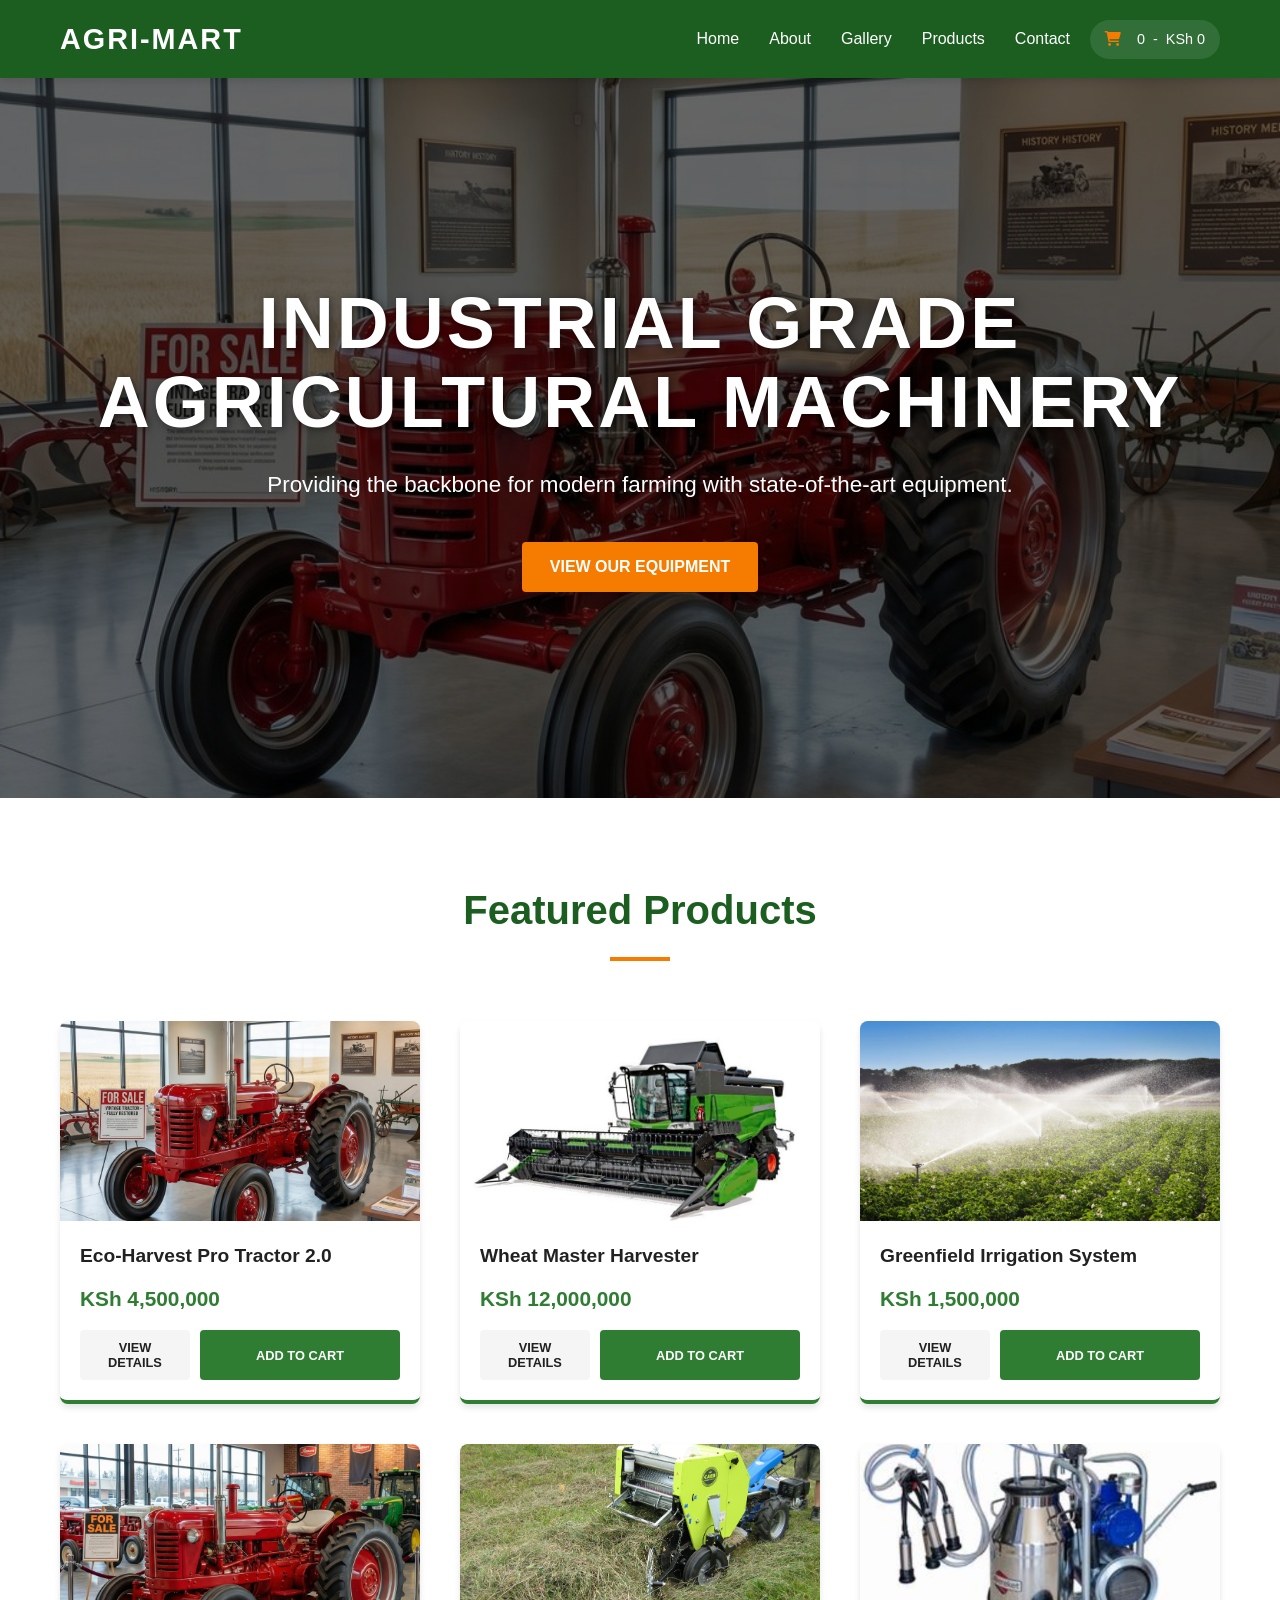
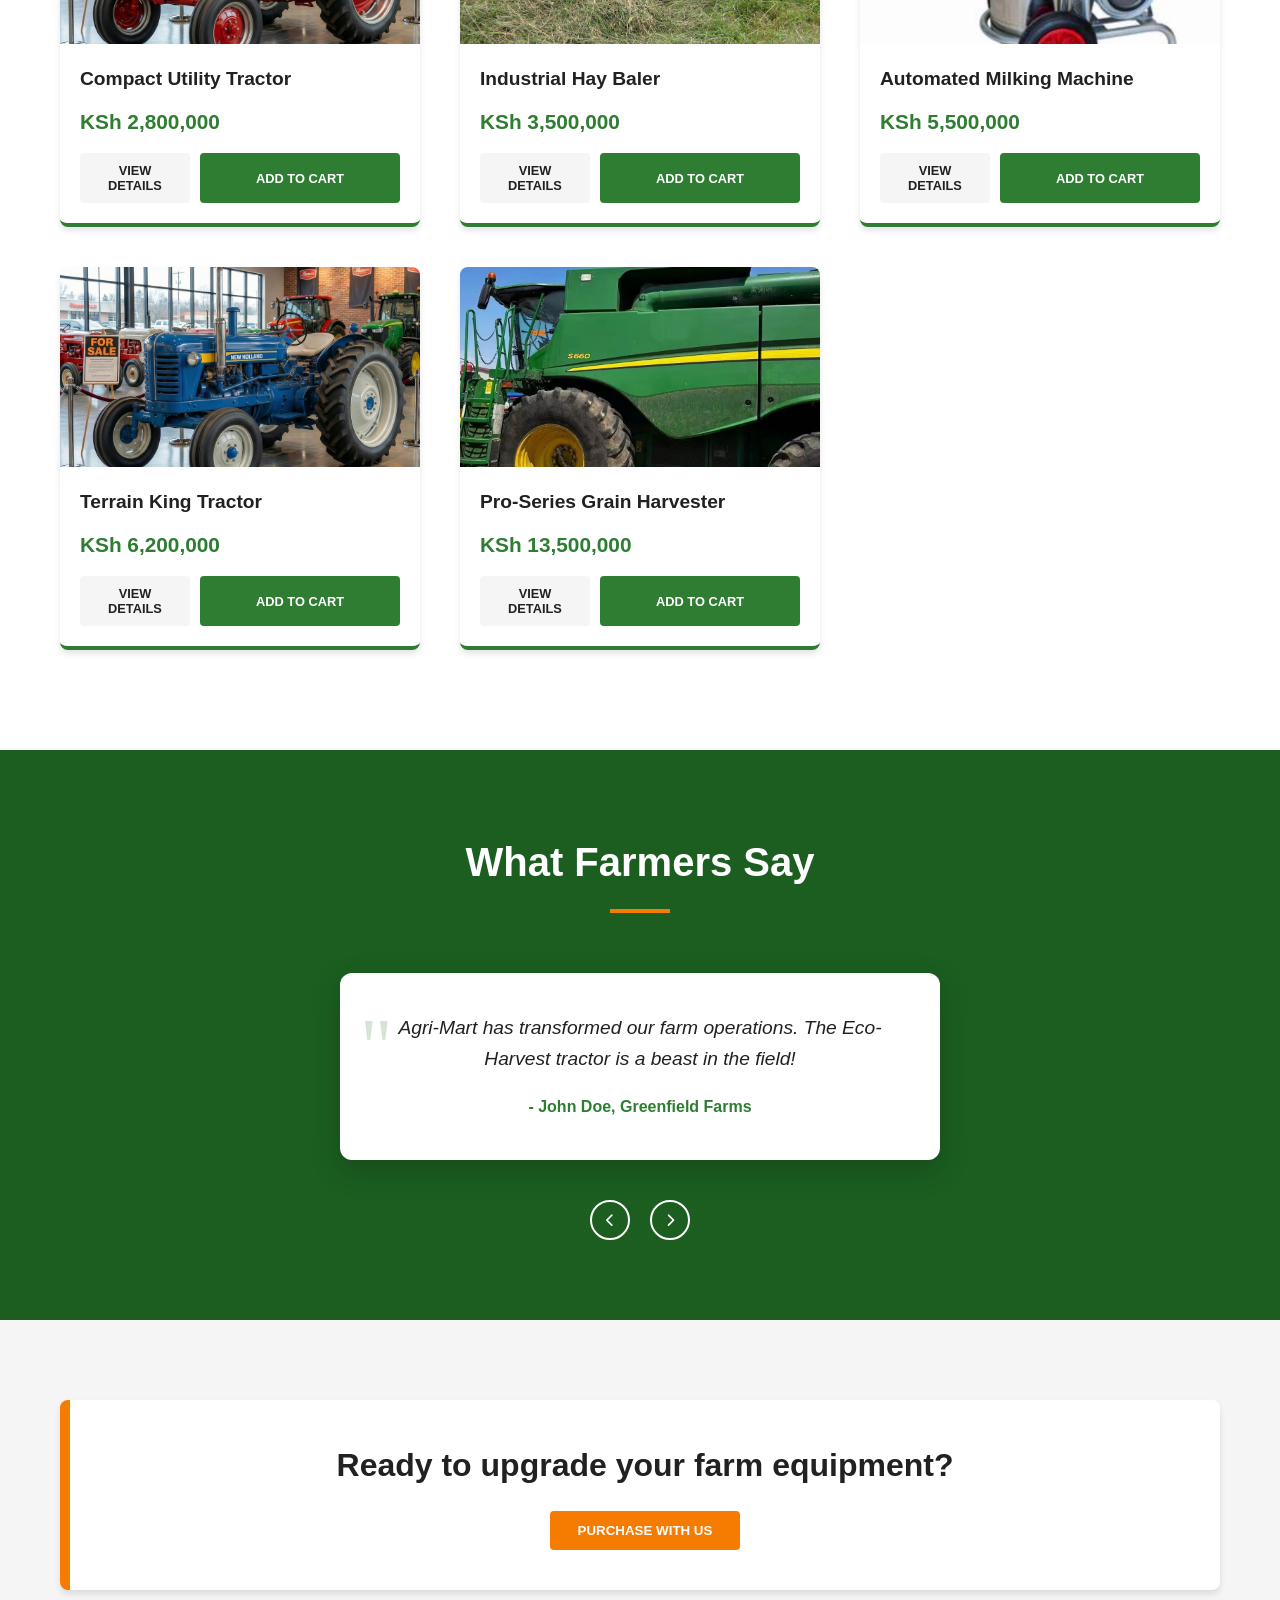
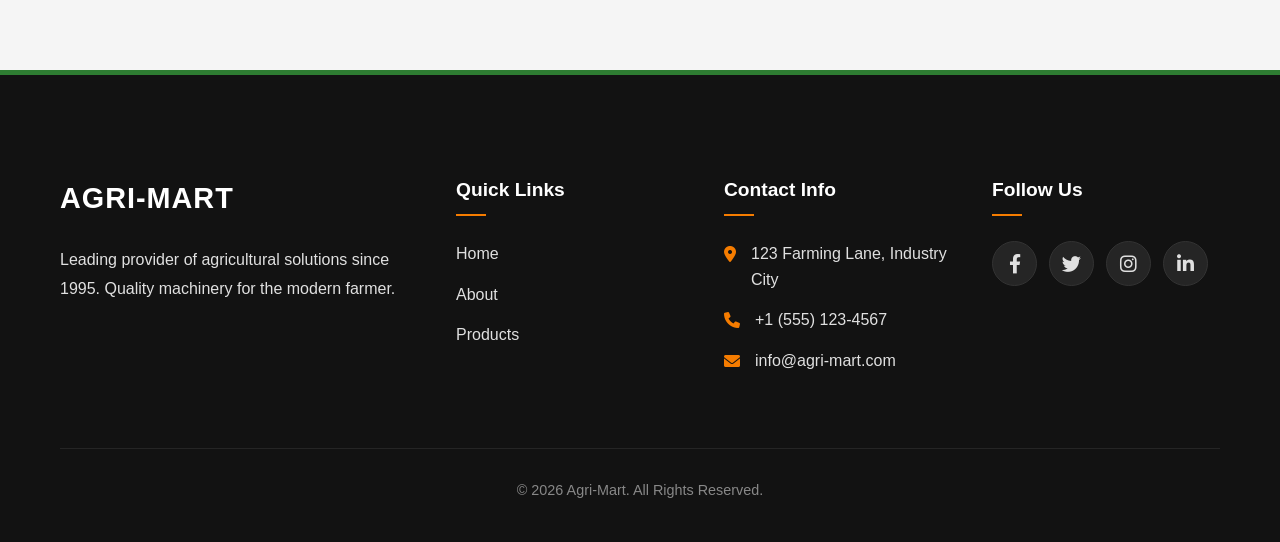
<file: agri-mart.html/index.html>
<!DOCTYPE html>
<html lang="en">

<head>
    <meta charset="UTF-8">
    <meta name="viewport" content="width=device-width, initial-scale=1.0">
    <title>Agri-Mart | Professional Agricultural Machinery</title>
    <link rel="stylesheet" href="index.css">
    <!-- Font Awesome for icons -->
    <link rel="stylesheet" href="https://cdnjs.cloudflare.com/ajax/libs/font-awesome/6.0.0/css/all.min.css">
</head>

<body>

    <!-- Navigation -->
    <nav class="navbar">
        <div class="container nav-container">
            <div class="logo">
                <a href="#">AGRI-MART</a>
            </div>
            <div class="nav-right">
                <ul class="nav-links" id="nav-links">
                    <li><a href="#home">Home</a></li>
                    <li><a href="About/About.html">About</a></li>
                    <li><a href="#gallery">Gallery</a></li>
                    <li><a href="#products">Products</a></li>
                    <li><a href="#contact">Contact</a></li>
                </ul>
                <div class="cart-status">
                    <i class="fas fa-shopping-cart"></i>
                    <span id="cart-count">0</span> - <span id="cart-total">KSh 0</span>
                </div>
                <div class="hamburger" id="hamburger">
                    <i class="fas fa-bars"></i>
                </div>
            </div>
        </div>
    </nav>
    <div id="navbar-overlay" class="navbar-overlay"></div>

    <!-- Hero Section -->
    <section id="home" class="hero">
        <div class="hero-overlay"></div>
        <div class="container hero-content">
            <h1>Industrial Grade Agricultural Machinery</h1>
            <p>Providing the backbone for modern farming with state-of-the-art equipment.</p>
            <a href="#products" class="btn btn-accent">View Our Equipment</a>
        </div>
    </section>

    <!-- Products Section -->
    <section id="products" class="products">
        <div class="container">
            <h2>Featured Products</h2>
            <div id="product-grid" class="product-grid">
                <!-- Products dynamically populated -->
            </div>
        </div>
    </section>

    <!-- Testimonials -->
    <section class="testimonials">
        <div class="container">
            <h2>What Farmers Say</h2>
            <div class="testimonial-slider">
                <div id="testimonial-content" class="testimonial-content">
                    <!-- Testimonial dynamically populated -->
                </div>
                <div class="slider-controls">
                    <button id="prev-btn" class="slider-btn"><i class="fas fa-chevron-left"></i></button>
                    <button id="next-btn" class="slider-btn"><i class="fas fa-chevron-right"></i></button>
                </div>
            </div>
        </div>
    </section>

    <!-- Purchase CTA -->
    <section class="purchase-cta">
        <div class="container">
            <div class="cta-box">
                <h3>Ready to upgrade your farm equipment?</h3>
                <button class="btn btn-accent"
                    onclick="document.getElementById('products').scrollIntoView({behavior: 'smooth'})">Purchase With
                    Us</button>
            </div>
        </div>
    </section>

    <!-- Footer -->
    <footer id="contact">
        <div class="container">
            <div class="footer-grid">
                <div class="footer-info footer-column">
                    <h3>AGRI-MART</h3>
                    <p>Leading provider of agricultural solutions since 1995. Quality machinery for the modern farmer.
                    </p>
                </div>
                <div class="footer-links footer-column">
                    <h4>Quick Links</h4>
                    <ul>
                        <li><a href="#home">Home</a></li>
                        <li><a href="#about">About</a></li>
                        <li><a href="#products">Products</a></li>
                    </ul>
                </div>
                <div class="footer-contact footer-column">
                    <h4>Contact Info</h4>
                    <p><i class="fas fa-map-marker-alt"></i> 123 Farming Lane, Industry City</p>
                    <p><i class="fas fa-phone"></i> +1 (555) 123-4567</p>
                    <p><i class="fas fa-envelope"></i> info@agri-mart.com</p>
                </div>
                <div class="footer-social footer-column">
                    <h4>Follow Us</h4>
                    <div class="social-icons">
                        <a href="#"><i class="fab fa-facebook-f"></i></a>
                        <a href="#"><i class="fab fa-twitter"></i></a>
                        <a href="#"><i class="fab fa-instagram"></i></a>
                        <a href="#"><i class="fab fa-linkedin-in"></i></a>
                    </div>
                </div>
            </div>
            <div class="footer-bottom">
                <p>&copy; 2026 Agri-Mart. All Rights Reserved.</p>
            </div>
        </div>
    </footer>

    <!-- Product Details Modal -->
    <div id="product-modal" class="modal">
        <div class="modal-content">
            <span class="close-modal">&times;</span>
            <div class="modal-body" id="modal-body">
                <!-- Modal content dynamically populated -->
            </div>
        </div>
    </div>

    <script src="script.js"></script>
</body>

</html>
</file>
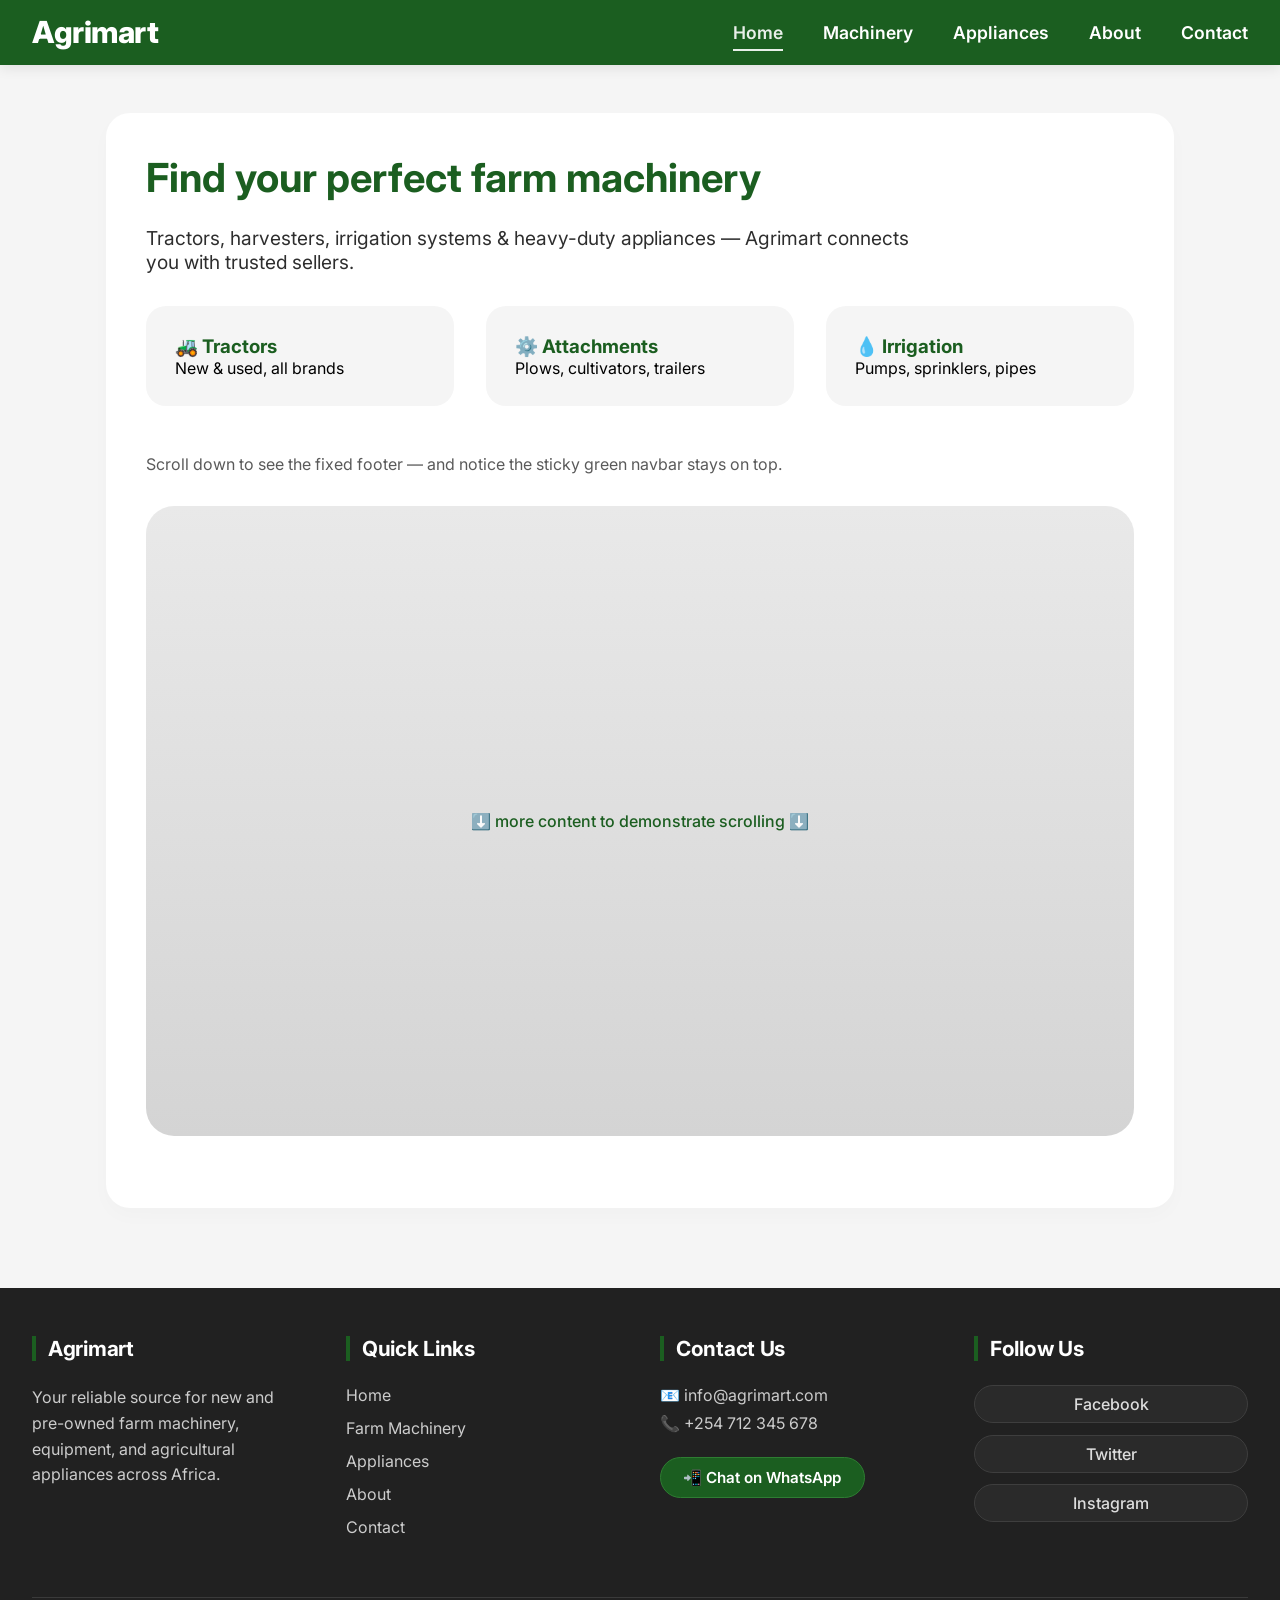
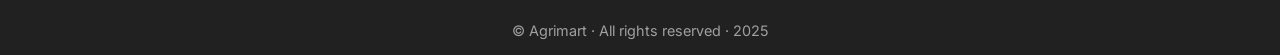
<file: agri-mart.html/header.html>
<!DOCTYPE html>
<html lang="en">
<head>
    <meta charset="UTF-8">
    <title>Agrimart – farm machinery & appliances</title>
    <meta name="viewport" content="width=device-width, initial-scale=1.0">

    <!-- Google Fonts (Inter) & base styles -->
    <link href="https://fonts.googleapis.com/css2?family=Inter:wght@400;500;600;700;800&display=swap" rel="stylesheet">
    
    <!-- separate header CSS (navbar styles) -->
    <style>
        /* === header.css — Agrimart navigation (sticky, #1B5E20) === */
        * {
            margin: 0;
            padding: 0;
            box-sizing: border-box;
            font-family: 'Inter', sans-serif;
        }

        body {
            background-color: #F5F5F5;  /* page background as specified */
        }

        /* sticky navbar container */
        header {
            position: sticky;
            top: 0;
            z-index: 1000;
            width: 100%;
        }

        .navbar {
            background-color: #1B5E20;  /* deep green – farm/trust */
            padding: 0.9rem 2rem;
            display: flex;
            align-items: center;
            justify-content: space-between;
            flex-wrap: wrap;
            box-shadow: 0 4px 12px rgba(0, 0, 0, 0.08);
        }

        .logo {
            font-size: 1.9rem;
            font-weight: 800;
            letter-spacing: -0.5px;
            color: white;
            text-transform: lowercase;
        }
        .logo::first-letter {
            text-transform: uppercase;
        }

        .nav-links {
            display: flex;
            gap: 2.5rem;
            list-style: none;
        }

        .nav-links li a {
            text-decoration: none;
            font-weight: 600;
            font-size: 1.1rem;
            color: white;
            padding: 0.4rem 0;
            border-bottom: 2px solid transparent;
            transition: 0.2s ease;
        }

        .nav-links li a:hover,
        .nav-links li a.active {
            border-bottom-color: white;
            opacity: 0.9;
        }

        .hamburger {
            display: none;
            font-size: 2.2rem;
            color: white;
            cursor: pointer;
            line-height: 1;
        }

        /* simple responsive fallback */
        @media (max-width: 700px) {
            .nav-links {
                display: none;
            }
            .hamburger {
                display: block;
            }
        }
    </style>

    <!-- separate footer CSS (#212121 background) -->
    <style>
        /* === footer.css — Agrimart footer (dark #212121) === */
        .site-footer {
            background-color: #212121;   /* dark charcoal */
            color: #e0e0e0;
            padding: 3rem 2rem 1rem;
            font-size: 1rem;
            margin-top: 4rem;
        }

        .footer-container {
            max-width: 1280px;
            margin: 0 auto;
            display: grid;
            grid-template-columns: repeat(auto-fit, minmax(200px, 1fr));
            gap: 2.5rem;
            align-items: start;
        }

        .footer-container h3 {
            color: #ffffff;
            font-weight: 700;
            font-size: 1.3rem;
            margin-bottom: 1.5rem;
            letter-spacing: -0.3px;
            border-left: 4px solid #1B5E20;   /* small green accent */
            padding-left: 0.75rem;
        }

        .footer-about p {
            line-height: 1.6;
            margin-bottom: 1rem;
            color: #cccccc;
        }

        .footer-links ul {
            list-style: none;
        }

        .footer-links li {
            margin-bottom: 0.8rem;
        }

        .footer-links a {
            color: #cccccc;
            text-decoration: none;
            transition: color 0.2s, padding-left 0.2s;
            display: inline-block;
        }

        .footer-links a:hover {
            color: #ffffff;
            padding-left: 5px;
        }

        .footer-contact p {
            margin-bottom: 0.5rem;
            color: #cccccc;
            display: flex;
            align-items: center;
            gap: 6px;
        }

        .btn-footer {
            display: inline-block;
            background-color: #1B5E20;      /* match nav green */
            color: white;
            text-decoration: none;
            padding: 0.6rem 1.4rem;
            border-radius: 40px;
            font-weight: 600;
            font-size: 0.95rem;
            margin-top: 1rem;
            border: 1px solid #2e7d32;
            transition: background 0.2s;
        }

        .btn-footer:hover {
            background-color: #0d3c12;
        }

        .footer-social {
            display: flex;
            flex-direction: column;
        }

        .social-btn {
            background-color: #2a2a2a;
            color: #ddd;
            text-decoration: none;
            padding: 0.5rem 1rem;
            margin-bottom: 0.7rem;
            border-radius: 30px;
            text-align: center;
            font-weight: 500;
            transition: 0.2s;
            border: 1px solid #3e3e3e;
        }

        .social-btn:hover {
            background-color: #1B5E20;
            color: white;
            border-color: #1B5E20;
        }

        .footer-bottom {
            text-align: center;
            border-top: 1px solid #3a3a3a;
            margin-top: 3rem;
            padding-top: 1.5rem;
            color: #a0a0a0;
            font-size: 0.9rem;
        }

        /* small screens */
        @media (max-width: 600px) {
            .footer-container {
                grid-template-columns: 1fr;
                text-align: center;
            }
            .footer-container h3 {
                border-left: none;
                border-bottom: 2px solid #1B5E20;
                padding-left: 0;
                padding-bottom: 0.4rem;
                display: inline-block;
            }
            .btn-footer {
                margin-left: auto;
                margin-right: auto;
                max-width: 200px;
            }
            .footer-social .social-btn {
                max-width: 220px;
                margin-left: auto;
                margin-right: auto;
            }
        }
    </style>
</head>
<body>

    <!-- HEADER (sticky, #1B5E20) -->
    <header>
        <nav class="navbar">
            <div class="logo">Agrimart</div>
            <ul class="nav-links">
                <li><a href="index.php" class="active">Home</a></li>
                <li><a href="machinery.php">Machinery</a></li>        <!-- adjusted to fit farm machinery -->
                <li><a href="appliances.php">Appliances</a></li>      <!-- more specific for agrimart -->
                <li><a href="about.php">About</a></li>
                <li><a href="contact.php">Contact</a></li>
            </ul>
            <div class="hamburger">&#9776;</div>
        </nav>
    </header>

    <!-- main content placeholder (just to demonstrate scrolling / background) -->
    <main style="max-width: 1100px; margin: 2rem auto; padding: 1rem; background: transparent;">
        <section style="background: white; padding: 2.5rem; border-radius: 24px; box-shadow: 0 8px 20px rgba(0,0,0,0.02);">
            <h1 style="font-size: 2.5rem; font-weight: 700; color: #1B5E20; margin-bottom: 1.5rem;">Find your perfect farm machinery</h1>
            <p style="font-size: 1.2rem; color: #2e2e2e; max-width: 80%; margin-bottom: 2rem;">Tractors, harvesters, irrigation systems & heavy-duty appliances — Agrimart connects you with trusted sellers.</p>
            
            <div style="display: flex; gap: 2rem; flex-wrap: wrap;">
                <div style="background: #F5F5F5; padding: 1.8rem; border-radius: 20px; flex: 1 1 200px;">
                    <h3 style="color: #1B5E20;">🚜 Tractors</h3>
                    <p>New & used, all brands</p>
                </div>
                <div style="background: #F5F5F5; padding: 1.8rem; border-radius: 20px; flex: 1 1 200px;">
                    <h3 style="color: #1B5E20;">⚙️ Attachments</h3>
                    <p>Plows, cultivators, trailers</p>
                </div>
                <div style="background: #F5F5F5; padding: 1.8rem; border-radius: 20px; flex: 1 1 200px;">
                    <h3 style="color: #1B5E20;">💧 Irrigation</h3>
                    <p>Pumps, sprinklers, pipes</p>
                </div>
            </div>
            
            <p style="margin-top: 3rem; color: #5a5a5a;">Scroll down to see the fixed footer — and notice the sticky green navbar stays on top.</p>
            <div style="height: 70vh; background: linear-gradient(to bottom, #e9e9e9, #d4d4d4); margin: 2rem 0; border-radius: 28px; display: flex; align-items: center; justify-content: center; font-weight: 500; color: #1B5E20;">⬇️ more content to demonstrate scrolling ⬇️</div>
        </section>
    </main>

    <!-- FOOTER (exactly as agrimart, #212121 background, green accents) -->
    <footer class="site-footer">
        <div class="footer-container">

            <!-- About Section (farm machinery focus) -->
            <div class="footer-about">
                <h3>Agrimart</h3>
                <p>Your reliable source for new and pre-owned farm machinery, equipment, and agricultural appliances across Africa.</p>
            </div>

            <!-- Quick Links (updated for machinery) -->
            <div class="footer-links">
                <h3>Quick Links</h3>
                <ul>
                    <li><a href="index.php">Home</a></li>
                    <li><a href="machinery.php">Farm Machinery</a></li>
                    <li><a href="appliances.php">Appliances</a></li>
                    <li><a href="about.php">About</a></li>
                    <li><a href="contact.php">Contact</a></li>
                </ul>
            </div>

            <!-- Contact Section + WhatsApp (agrimart style) -->
            <div class="footer-contact">
                <h3>Contact Us</h3>
                <p>📧 info@agrimart.com</p>
                <p>📞 +254 712 345 678</p>
                <a href="https://wa.me/254712345678" target="_blank" class="btn-footer">📲 Chat on WhatsApp</a>
            </div>

            <!-- Social Media (with green hover) -->
            <div class="footer-social">
                <h3>Follow Us</h3>
                <a href="#" class="social-btn">Facebook</a>
                <a href="#" class="social-btn">Twitter</a>
                <a href="#" class="social-btn">Instagram</a>
            </div>

        </div>

        <div class="footer-bottom">
            <p>&copy; Agrimart · All rights reserved · 2025</p>
        </div>
    </footer>

    <!-- tiny script to simulate hamburger (no functionality, just ui) -->
    <script>
        // optional: keep it quiet – just to satisfy any placeholder
        document.querySelector('.hamburger')?.addEventListener('click', ()=>{
            alert('mobile menu would open – fully responsive nav ready');
        });
    </script>
</body>
</html>
</file>
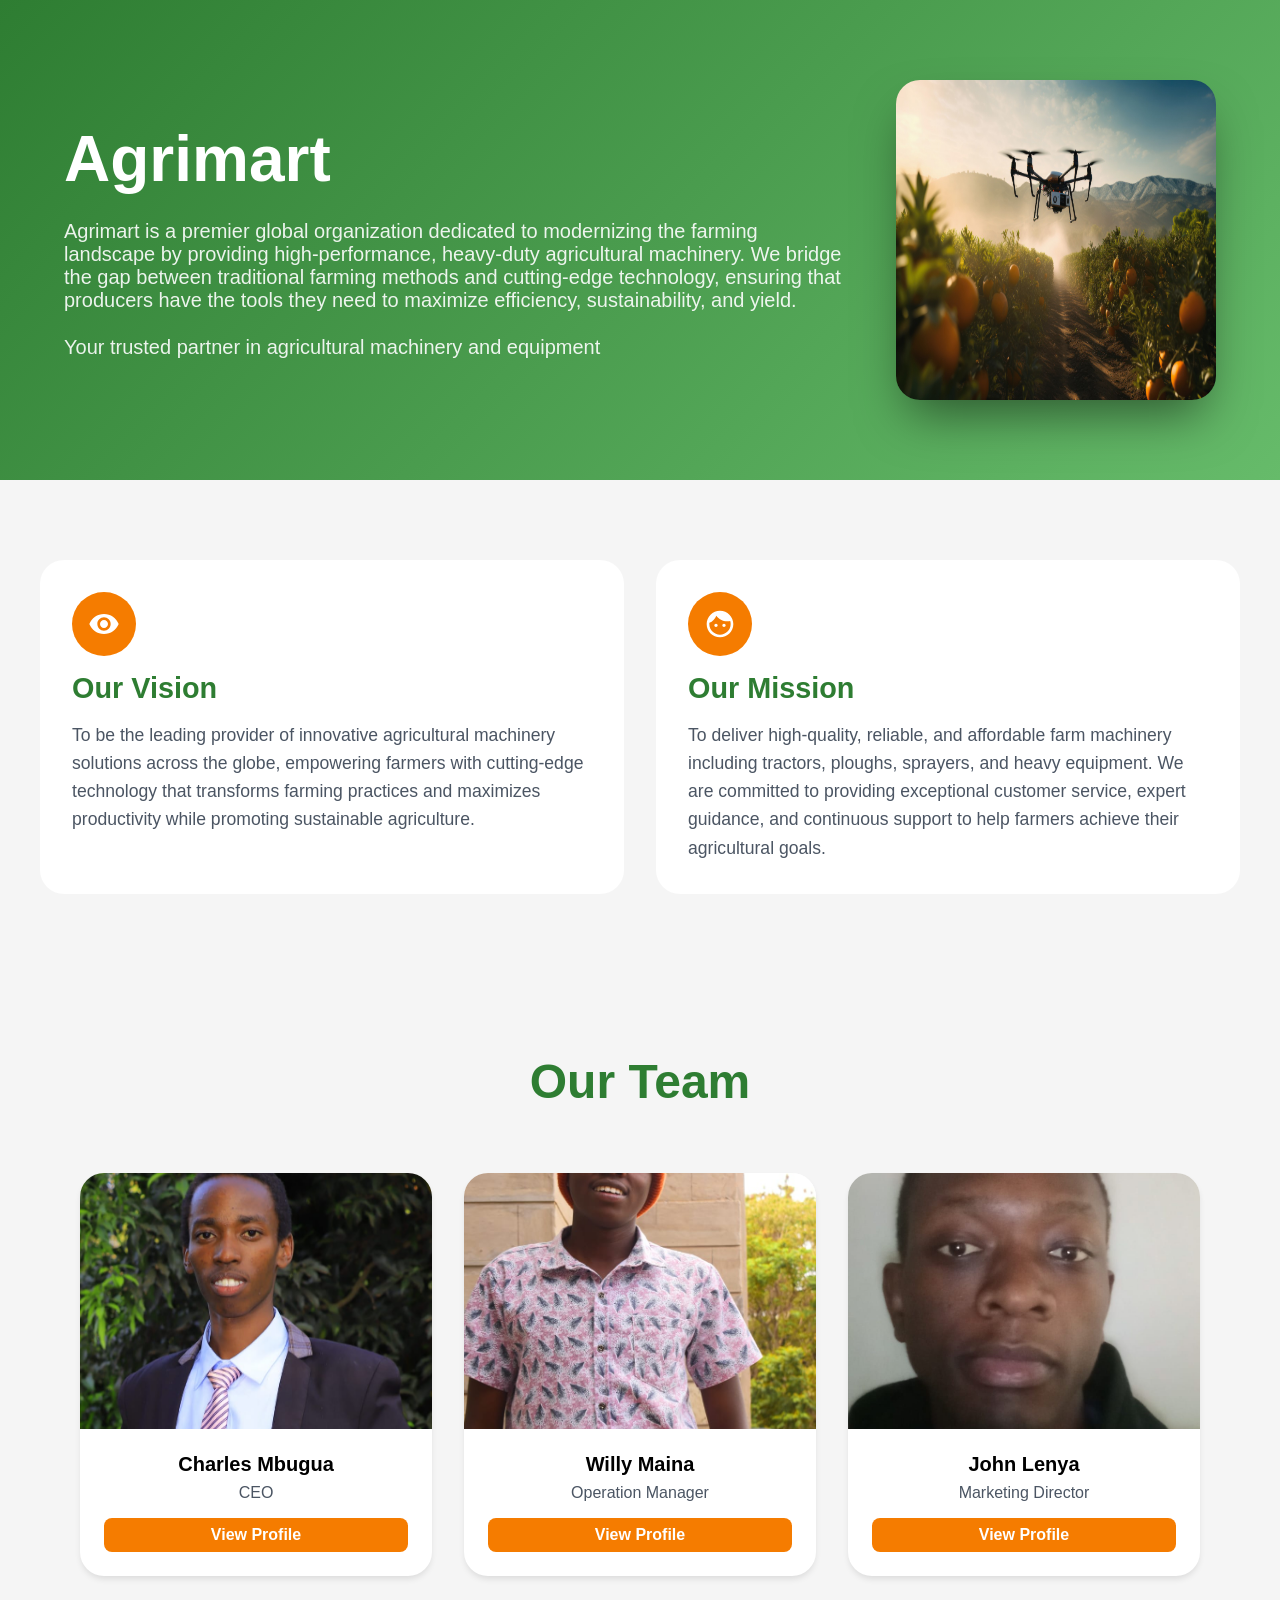
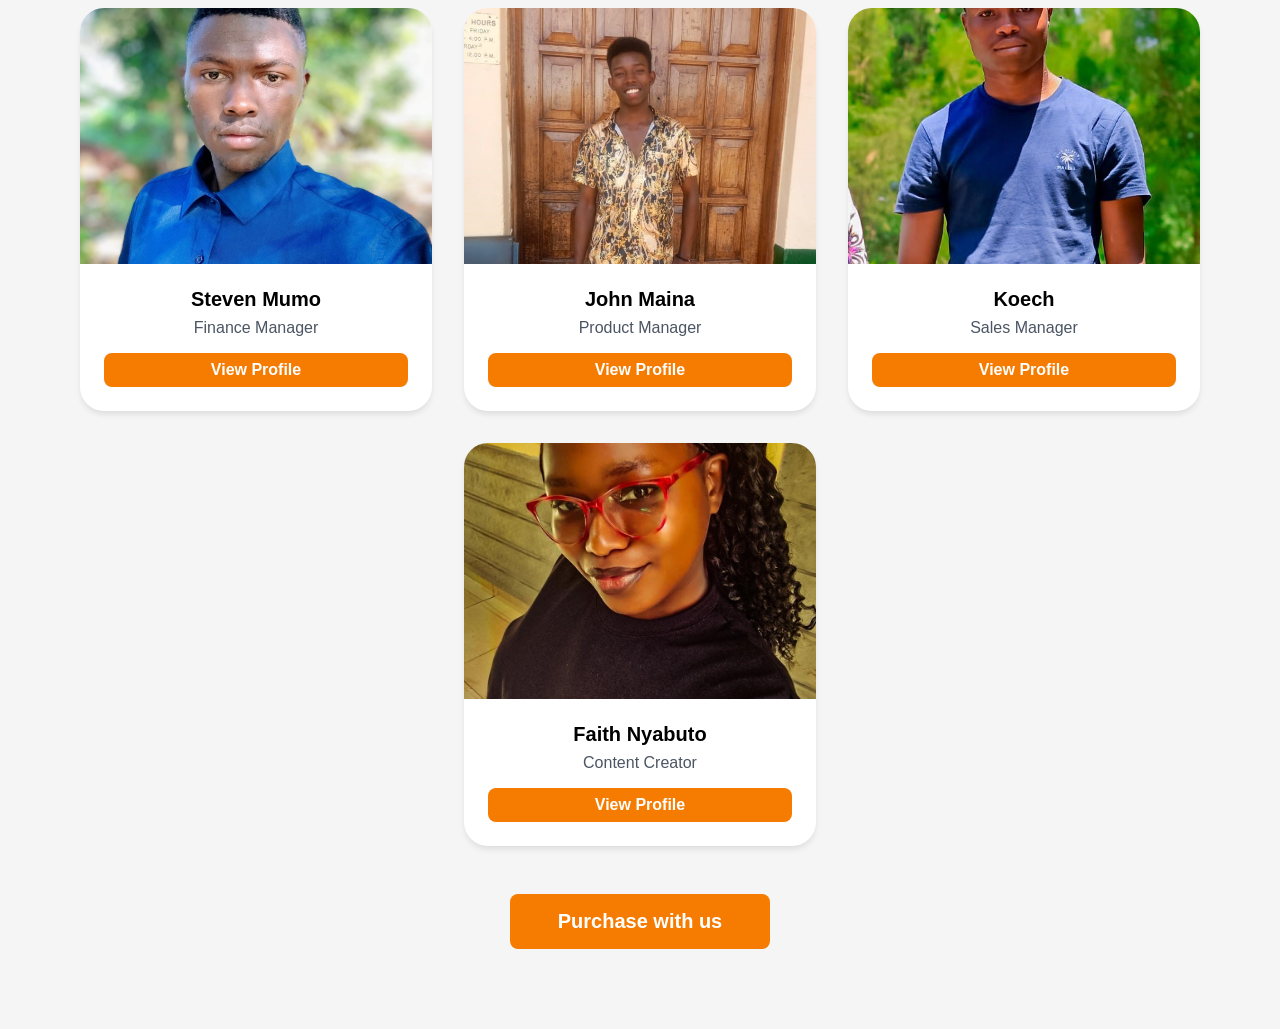
<file: agri-mart.html/About/About.html>
<!DOCTYPE html>
<html lang="en">
<head>
    <meta charset="UTF-8">
    <meta name="viewport" content="width=device-width, initial-scale=1.0">
    <title>Agrimart - Agricultural Machinery</title>
    <link rel="stylesheet" href="About.css">
</head>
<body>
    <div class="app-container">
        <section class="hero-section">
            <div class="container hero-content">
                <div class="hero-text">
                    <h1>Agrimart</h1>
                    <p>Agrimart is a premier global organization dedicated to modernizing the farming landscape by providing high-performance, heavy-duty agricultural machinery.
                         We bridge the gap between traditional farming methods and cutting-edge technology, 
                        ensuring that producers have the tools they need to maximize efficiency, sustainability, and yield.
                    </p>
                    <p>Your trusted partner in agricultural machinery and equipment</p>
                </div>
                <div class="hero-image-wrapper">
                    <div class="logo-box">
                        <img src="machinery Agrimart.jpeg" width="800"
                             alt="Agriculture Drone" 
                             class="fallback-img">
                    </div>
                </div>
            </div>
        </section>

        <section class="info-section">
            <div class="container grid-2">
                <div class="card p-8">
                    <div class="icon-circle orange-bg">
                        <svg class="icon" fill="white" viewBox="0 0 24 24"><path d="M12 4.5C7 4.5 2.73 7.61 1 12c1.73 4.39 6 7.5 11 7.5s9.27-3.11 11-7.5c-1.73-4.39-6-7.5-11-7.5zM12 17c-2.76 0-5-2.24-5-5s2.24-5 5-5 5 2.24 5 5-2.24 5-5 5zm0-8c-1.66 0-3 1.34-3 3s1.34 3 3 3 3-1.34 3-3-1.34-3-3-3z"/></svg>
                    </div>
                    <h2>Our Vision</h2>
                    <p>To be the leading provider of innovative agricultural machinery solutions across the globe, empowering farmers with cutting-edge technology that transforms farming practices and maximizes productivity while promoting sustainable agriculture.</p>
                </div>

                <div class="card p-8">
                    <div class="icon-circle orange-bg">
                        <svg class="icon" fill="white" viewBox="0 0 24 24"><path d="M9 11.75c-.69 0-1.25.56-1.25 1.25s.56 1.25 1.25 1.25 1.25-.56 1.25-1.25-.56-1.25-1.25-1.25zm6 0c-.69 0-1.25.56-1.25 1.25s.56 1.25 1.25 1.25 1.25-.56 1.25-1.25-.56-1.25-1.25-1.25zM12 2C6.48 2 2 6.48 2 12s4.48 10 10 10 10-4.48 10-10S17.52 2 12 2zm0 18c-4.41 0-8-3.59-8-8 0-.29.02-.58.05-.86 2.36-1.05 4.23-2.98 5.21-5.37C11.07 8.33 14.05 10 17.42 10c.78 0 1.53-.09 2.25-.26.21.71.33 1.47.33 2.26 0 4.41-3.59 8-8 8z"/></svg>
                    </div>
                    <h2>Our Mission</h2>
                    <p>To deliver high-quality, reliable, and affordable farm machinery including tractors, ploughs, sprayers, and heavy equipment. We are committed to providing exceptional customer service, expert guidance, and continuous support to help farmers achieve their agricultural goals.</p>
                </div>
            </div>
        </section>

        <section class="team-section">
            <div class="container">
                <h2 class="section-title">Our Team</h2>
                <div class="team-grid" id="team-container">
                    <div class="team-card">
                        <div class="member-img">
                            <img src="charles photo.jpeg" alt="CEO" class="fallback-img">
                        </div>
                        <div class="p-6">
                            <h3>Charles Mbugua</h3>
                            <p class="role">CEO</p>
                            <a href="#ceo-profile" class="btn-profile">View Profile</a>
                        </div>
                    </div>

                    <div class="team-card">
                        <div class="member-img">
                            <img src="pope image.jpeg" alt="Operation Manager" class="fallback-img">
                        </div>
                        <div class="p-6">
                            <h3>Willy Maina</h3>
                            <p class="role">Operation Manager</p>
                            <a href="https://willyjohne2.github.io/agri-mart-portfolio/#contact" target="_blank" class="btn-profile">View Profile</a>
                        </div>
                    </div>
                    <div class="team-card">
                        <div class="member-img">
                            <img src="Lenya photo.jpeg" alt="Marketing Director" class="fallback-img">
                        </div>
                        <div class="p-6">
                            <h3>John Lenya</h3>
                            <p class="role">Marketing Director</p>
                            <a href="#marketing-director-profile" class="btn-profile">View Profile</a>
                        </div>
                    </div>
                    <div class="team-card">
                        <div class="member-img">
                            <img src="Steven photo.jpeg" alt="Finance Manager" class="fallback-img">
                        </div>
                        <div class="p-6">
                            <h3>Steven Mumo</h3>
                            <p class="role">Finance Manager</p>
                            <a href="#finance-manager-profile" class="btn-profile">View Profile</a>
                        </div>
                    </div>
                    <div class="team-card">
                        <div class="member-img">
                            <img src="maina photo.jpeg" alt="Product Manager" class="fallback-img">
                        </div>
                        <div class="p-6">
                            <h3>John Maina</h3>
                            <p class="role">Product Manager</p>
                            <a href="#product-manager-profile" class="btn-profile">View Profile</a>
                        </div>
                    </div>
                    <div class="team-card">
                        <div class="member-img">
                            <img src="Koech photo.jpeg" alt="Sales Manager" class="fallback-img">
                        </div>
                        <div class="p-6">
                            <h3>Koech</h3>
                            <p class="role">Sales Manager</p>
                            <a href="#sales-manager-profile" class="btn-profile">View Profile</a>
                        </div>
                    </div>
                    <div class="team-card">
                        <div class="member-img">
                            <img src="Faith photo.jpeg" alt="Content Creator" class="fallback-img">
                        </div>
                        <div class="p-6">
                            <h3>Faith Nyabuto</h3>
                            <p class="role">Content Creator</p>
                            <a href="#content-creator-profile" class="btn-profile">View Profile</a>
                        </div>
                    </div>
                </div>

                <div class="cta-wrapper">
                    <button class="btn-purchase">Purchase with us</button>
                </div>
            </div>
        </section>
    </div>
    <script src="About.js"></script>
</body>
</html>
</file>
<file: agri-mart.html/index.css>
:root {
    --primary-green: #2E7D32;
    --dark-green: #1B5E20;
    --accent-orange: #F57C00;
    --light-gray: #F5F5F5;
    --dark-text: #212121;
    --white: #ffffff;
    --transition: all 0.3s ease;
    --shadow: 0 4px 6px rgba(0, 0, 0, 0.1);
}

* {
    margin: 0;
    padding: 0;
    box-sizing: border-box;
}

body {
    font-family: 'Segoe UI', Tahoma, Geneva, Verdana, sans-serif;
    line-height: 1.6;
    color: var(--dark-text);
    background-color: var(--light-gray);
    overflow-x: hidden;
}

a {
    text-decoration: none;
    color: inherit;
}

ul {
    list-style: none;
}

img {
    max-width: 100%;
    display: block;
}

.container {
    max-width: 1200px;
    margin: 0 auto;
    padding: 0 20px;
}

.btn {
    display: inline-block;
    padding: 12px 28px;
    border: none;
    border-radius: 4px;
    cursor: pointer;
    font-weight: 600;
    text-transform: uppercase;
    transition: var(--transition);
}

.btn-primary {
    background-color: var(--primary-green);
    color: var(--white);
}

.btn-primary:hover {
    background-color: var(--dark-green);
}

.btn-accent {
    background-color: var(--accent-orange);
    color: var(--white);
}

.btn-accent:hover {
    background-color: #e65100;
}

section {
    padding: 80px 0;
}

h2 {
    font-size: 2.5rem;
    margin-bottom: 40px;
    text-align: center;
    color: var(--dark-green);
    position: relative;
}

h2::after {
    content: '';
    display: block;
    width: 60px;
    height: 4px;
    background: var(--accent-orange);
    margin: 15px auto 0;
}

/* Navigation */
.navbar {
    background-color: var(--dark-green);
    color: var(--white);
    padding: 1rem 0;
    position: sticky;
    top: 0;
    z-index: 1000;
    box-shadow: var(--shadow);
}

.nav-container {
    display: flex;
    justify-content: space-between;
    align-items: center;
}

.logo a {
    font-size: 1.8rem;
    font-weight: 800;
    letter-spacing: 2px;
    color: var(--white);
}

.nav-right {
    display: flex;
    align-items: center;
    gap: 20px;
}

.nav-links {
    display: flex;
    gap: 30px;
}

.nav-links a:hover {
    color: var(--accent-orange);
}

.hamburger {
    display: none;
    font-size: 1.8rem;
    cursor: pointer;
    color: var(--white);
    padding: 10px;
}

.cart-status {
    background: rgba(255, 255, 255, 0.1);
    padding: 8px 15px;
    border-radius: 20px;
    font-size: 0.9rem;
    white-space: nowrap;
    display: flex;
    align-items: center;
    gap: 8px;
    cursor: pointer;
    transition: var(--transition);
}

.cart-status:hover {
    background: rgba(255, 255, 255, 0.2);
}

.cart-status i {
    margin-right: 8px;
    color: var(--accent-orange);
}

/* Navigation Overlay */
.navbar-overlay {
    position: fixed;
    top: 0;
    left: 0;
    width: 100%;
    height: 100%;
    background: rgba(0, 0, 0, 0.7);
    z-index: 1500;
    opacity: 0;
    visibility: hidden;
    transition: var(--transition);
}

.navbar-overlay.active {
    opacity: 1;
    visibility: visible;
}

/* Hero Section */
.hero {
    height: 80vh;
    background: url('img/tractor1.jpeg') no-repeat center center/cover;
    position: relative;
    display: flex;
    align-items: center;
    justify-content: center;
    text-align: center;
    color: var(--white);
}

.hero-overlay {
    position: absolute;
    top: 0;
    left: 0;
    width: 100%;
    height: 100%;
    background: rgba(0, 0, 0, 0.6);
}

.hero-content {
    position: relative;
    z-index: 1;
}

.hero-content h1 {
    font-size: 4.5rem;
    margin-bottom: 24px;
    text-transform: uppercase;
    letter-spacing: 3px;
    font-weight: 800;
    line-height: 1.1;
    text-shadow: 2px 2px 10px rgba(0,0,0,0.5);
}

.hero-content p {
    font-size: 1.4rem;
    margin-bottom: 40px;
    max-width: 800px;
    margin-left: auto;
    margin-right: auto;
    font-weight: 400;
}

/* Products Grid */
.products {
    background-color: var(--white);
}

.product-grid {
    display: grid;
    grid-template-columns: repeat(auto-fill, minmax(320px, 1fr));
    gap: 40px;
    padding: 20px 0;
}

.product-card {
    background: var(--white);
    border-radius: 8px;
    overflow: hidden;
    box-shadow: var(--shadow);
    transition: var(--transition);
    border-bottom: 4px solid var(--primary-green);
}

.product-card:hover {
    transform: translateY(-10px);
}

.product-image {
    height: 200px;
    overflow: hidden;
}

.product-image img {
    width: 100%;
    height: 100%;
    object-fit: cover;
    transition: var(--transition);
}

.product-card:hover .product-image img {
    transform: scale(1.1);
}

.product-info {
    padding: 20px;
}

.product-info h3 {
    margin-bottom: 10px;
    font-size: 1.2rem;
}

.product-price {
    color: var(--primary-green);
    font-weight: 700;
    font-size: 1.3rem;
    margin-bottom: 15px;
}

.product-actions {
    display: flex;
    gap: 10px;
}

.btn-details {
    flex: 1;
    background: var(--light-gray);
    color: var(--dark-text);
    padding: 10px;
    text-align: center;
    font-size: 0.8rem;
}

.btn-add {
    flex: 2;
    background: var(--primary-green);
    color: var(--white);
    padding: 10px;
    text-align: center;
    font-size: 0.8rem;
}

/* Testimonials */
.testimonials {
    background: var(--dark-green);
    color: var(--white);
}

.testimonials h2 {
    color: var(--white);
}

.testimonial-slider {
    max-width: 800px;
    margin: 0 auto;
    text-align: center;
    position: relative;
}

.testimonial-item {
    padding: 20px;
    display: flex;
    justify-content: center;
}

.testimonial-card {
    background: var(--white);
    color: var(--dark-text);
    padding: 40px;
    border-radius: 12px;
    box-shadow: 0 10px 30px rgba(0,0,0,0.2);
    max-width: 600px;
    position: relative;
}

.testimonial-card::before {
    content: '"';
    position: absolute;
    top: 10px;
    left: 20px;
    font-size: 5rem;
    color: var(--primary-green);
    opacity: 0.2;
    font-family: serif;
}

.testimonial-card p {
    font-style: italic;
    font-size: 1.2rem;
    margin-bottom: 20px;
    position: relative;
    z-index: 1;
}

.testimonial-card h4 {
    color: var(--primary-green);
    font-weight: 700;
}

.slider-controls {
    display: flex;
    justify-content: center;
    gap: 20px;
    margin-top: 20px;
}

.slider-btn {
    background: none;
    border: 2px solid var(--white);
    color: var(--white);
    width: 40px;
    height: 40px;
    border-radius: 50%;
    cursor: pointer;
    transition: var(--transition);
}

.slider-btn:hover {
    background: var(--accent-orange);
    border-color: var(--accent-orange);
}


.cta-box {
    background: var(--white);
    padding: 40px;
    text-align: center;
    border-radius: 8px;
    box-shadow: var(--shadow);
    border-left: 10px solid var(--accent-orange);
}

.cta-box h3 {
    font-size: 2rem;
    margin-bottom: 20px;
}

/* Footer */
footer {
    background: #121212;
    color: #e0e0e0;
    padding: 100px 0 40px;
    border-top: 5px solid var(--primary-green);
}

.footer-grid {
    display: flex;
    flex-wrap: wrap;
    justify-content: space-between;
    gap: 40px;
    margin-bottom: 60px;
}

.footer-column {
    flex: 1 1 200px;
    min-width: 200px;
}

.footer-info {
    flex: 2 1 300px;
}

footer h3 {
    color: var(--white);
    font-size: 1.8rem;
    margin-bottom: 25px;
    letter-spacing: 1px;
}

footer h4 {
    color: var(--white);
    font-size: 1.2rem;
    margin-bottom: 25px;
    position: relative;
    padding-bottom: 10px;
}

footer h4::after {
    content: '';
    position: absolute;
    left: 0;
    bottom: 0;
    width: 30px;
    height: 2px;
    background: var(--accent-orange);
}

.footer-info p {
    line-height: 1.8;
    max-width: 350px;
}

.footer-links ul li {
    margin-bottom: 15px;
}

.footer-links ul li a {
    transition: var(--transition);
    display: inline-block;
}

.footer-links ul li a:hover {
    color: var(--accent-orange);
    transform: translateX(5px);
}

.footer-contact p {
    margin-bottom: 15px;
    display: flex;
    align-items: flex-start;
    gap: 15px;
}

.footer-contact i {
    color: var(--accent-orange);
    margin-top: 5px;
}

.footer-social {
    text-align: left;
}

.social-icons {
    display: flex;
    gap: 12px;
    margin-top: 20px;
}

.social-icons a {
    width: 45px;
    height: 45px;
    background: #252525;
    display: flex;
    align-items: center;
    justify-content: center;
    border-radius: 50%;
    transition: var(--transition);
    border: 1px solid #333;
    font-size: 1.2rem;
}

.social-icons a:hover {
    background: var(--accent-orange);
    color: var(--white);
    border-color: var(--accent-orange);
    transform: translateY(-5px);
}

.footer-bottom {
    border-top: 1px solid #252525;
    padding-top: 30px;
    text-align: center;
    font-size: 0.9rem;
    color: #888;
}

/* Modal */
.modal {
    display: none;
    position: fixed;
    z-index: 2000;
    left: 0;
    top: 0;
    width: 100%;
    height: 100%;
    background-color: rgba(0, 0, 0, 0.8);
    overflow-y: auto;
}

.modal-content {
    background-color: var(--white);
    margin: 50px auto;
    padding: 0;
    border-radius: 12px;
    max-width: 900px;
    position: relative;
    overflow: hidden;
    box-shadow: 0 20px 50px rgba(0,0,0,0.3);
}

.close-modal {
    position: absolute;
    right: 20px;
    top: 15px;
    font-size: 30px;
    cursor: pointer;
    color: var(--white);
    background: var(--dark-green);
    width: 40px;
    height: 40px;
    display: flex;
    align-items: center;
    justify-content: center;
    border-radius: 50%;
    z-index: 10;
    transition: var(--transition);
}

.close-modal:hover {
    background: var(--accent-orange);
}

.modal-grid {
    display: grid;
    grid-template-columns: 1fr 1fr;
}

.modal-image {
    height: 100%;
}

.modal-image img {
    width: 100%;
    height: 100%;
    object-fit: cover;
}

.modal-info {
    padding: 50px;
    display: flex;
    flex-direction: column;
    justify-content: center;
}

.modal-info h2 {
    text-align: left;
    margin-bottom: 20px;
}

.modal-info h2::after {
    margin: 10px 0 0 0;
}

.modal-description {
    margin-bottom: 30px;
    font-size: 1.1rem;
    color: #555;
}

@media (max-width: 992px) {
    .hero-content h1 {
        font-size: 3.5rem;
    }

    .footer-grid {
        justify-content: flex-start;
        gap: 30px;
    }
}

@media (max-width: 768px) {
    .hamburger {
        display: block;
        z-index: 2005;
    }

    .nav-links {
        position: fixed;
        right: -100%;
        top: 0;
        width: 60%;
        height: 100vh;
        background: var(--dark-green);
        flex-direction: column;
        justify-content: center;
        align-items: flex-start;
        padding-left: 50px;
        transition: 0.5s ease-in-out;
        z-index: 2000;
        box-shadow: -10px 0 30px rgba(0,0,0,0.5);
    }

    .nav-links.active {
        right: 0;
    }

    .nav-links li {
        margin: 20px 0;
    }

    .nav-links li a {
        font-size: 1.5rem;
        font-weight: 700;
    }

    .footer-grid {
        flex-direction: column;
        align-items: flex-start;
        text-align: left;
    }

    .footer-column {
        flex: 1 1 100%;
        margin-bottom: 30px;
        width: 100%;
    }

    footer h4::after {
        left: 0;
        transform: none;
    }

    .footer-info p {
        margin: 0;
    }

    .footer-contact p {
        justify-content: flex-start;
    }

    .social-icons {
        justify-content: flex-start;
    }

    .hero-content h1 {
        font-size: 2.5rem;
    }

    .modal-grid {
        grid-template-columns: 1fr;
    }

    .modal-image {
        height: 250px;
    }

    .modal-info {
        padding: 30px;
    }
}
</file>
<file: agri-mart.html/About/About.css>
:root {
    --primary-green: #2E7D32;
    --light-green: #66BB6A;
    --orange: #F57C00;
    --bg-gray: #F5F5F5;
    --white: #FFFFFF;
    --text-dark: #333333;
    --text-gray: #4B5563;
}

* {
    margin: 0;
    padding: 0;
    box-sizing: border-box;
    font-family: -apple-system, BlinkMacSystemFont, "Segoe UI", Roboto, sans-serif;
}

.app-container {
    background-color: var(--bg-gray);
    min-height: 100vh;
}

.container {
    max-width: 1200px;
    margin: 0 auto;
    padding: 0 1.5rem;
}

/* Hero Section */
.hero-section {
    padding: 5rem 0;
    background: linear-gradient(135deg, var(--primary-green) 0%, var(--light-green) 100%);
    color: var(--white);
}

.hero-content {
    display: flex;
    flex-direction: column;
    align-items: center;
    gap: 3rem;
}

@media (min-width: 768px) {
    .hero-content { flex-direction: row; justify-content: space-between; }
}

.hero-text h1 { font-size: 4rem; font-weight: bold; }
.hero-text p { font-size: 1.25rem; margin-top: 1.5rem; opacity: 0.9; }

.logo-box {
    width: 320px;
    height: 320px;
    border-radius: 1.5rem;
    overflow: hidden;
    box-shadow: 0 25px 50px -12px rgba(0, 0, 0, 0.5);
}

.logo-box img { width: 100%; 
    height: 100%;
     
    object-cover: cover; }

/* Grid Systems */
.grid-2 {
    display: grid;
    gap: 2rem;
    padding: 5rem 0;
}

@media (min-width: 768px) { .grid-2 { grid-template-columns: 1fr 1fr; } }

/*Cards */
.card {
    background: var(--white);
    border-radius: 1.5rem;
    padding: 2rem;
    shadow: 0 10px 15px -3px rgba(0, 0, 0, 0.1);
}

.card h2 { color: var(--primary-green); margin: 1rem 0; font-size: 1.8rem; }
.card p { color: var(--text-gray); line-height: 1.6; font-size: 1.1rem; }

.icon-circle {
    width: 64px;
    height: 64px;
    border-radius: 50%;
    display: flex;
    align-items: center;
    justify-content: center;
}

.orange-bg { background-color: var(--orange); }
.icon { width: 32px; height: 32px; }

/* Team Section */
.team-section { padding: 5rem 0; }
.section-title {
    text-align: center;
    font-size: 3rem;
    color: var(--primary-green);
    margin-bottom: 4rem;
}

.team-grid {
    display: flex;
    flex-wrap: wrap;
    gap: 2rem;
    justify-content: center;
}

.team-card {
    display: flex;
    background: var(--white);
    border-radius: 1.5rem;
    overflow: hidden;
    transition: all 0.3s ease;
    box-shadow: 0 4px 6px -1px rgba(0, 0, 0, 0.1);
    flex: 0 1 calc(33.333% - 2rem);
    min-width: 280px;
    justify-content: center;
    flex-direction: column;
    text-align: center;
}

.team-card:hover { transform: translateY(-5px); box-shadow: 0 20px 25px -5px rgba(0, 0, 0, 0.1); }

.member-img { height: 256px; overflow: hidden; }
.member-img img { width: 100%; height: 100%; object-fit: cover; }

.p-6 { padding: 1.5rem;}
.team-card h3 { font-size: 1.25rem; margin-bottom: 0.5rem; }
.role { color: var(--text-gray); margin-bottom: 1rem; }

.btn-profile {
    display: block;
    text-decoration: none;
    background: var(--orange);
    color: var(--white);
    text-align: center;
    padding: 0.5rem;
    border-radius: 0.5rem;
    font-weight: bold;
}

.cta-wrapper { display: flex; justify-content: center; margin-top: 3rem; }
.btn-purchase {
    background: var(--orange);
    color: var(--white);
    padding: 1rem 3rem;
    border: none;
    border-radius: 0.5rem;
    font-size: 1.25rem;
    font-weight: bold;
    cursor: pointer;
    transition: transform 0.2s;
}

.btn-purchase:hover { transform: scale(1.05); }

@media (max-width: 1024px) {
    .team-card {
        flex: 0 1 calc(50% - 2rem);
    }
}

@media (max-width: 640px) {
    .team-card {
        flex: 0 1 100%;
    }
}
</file>
